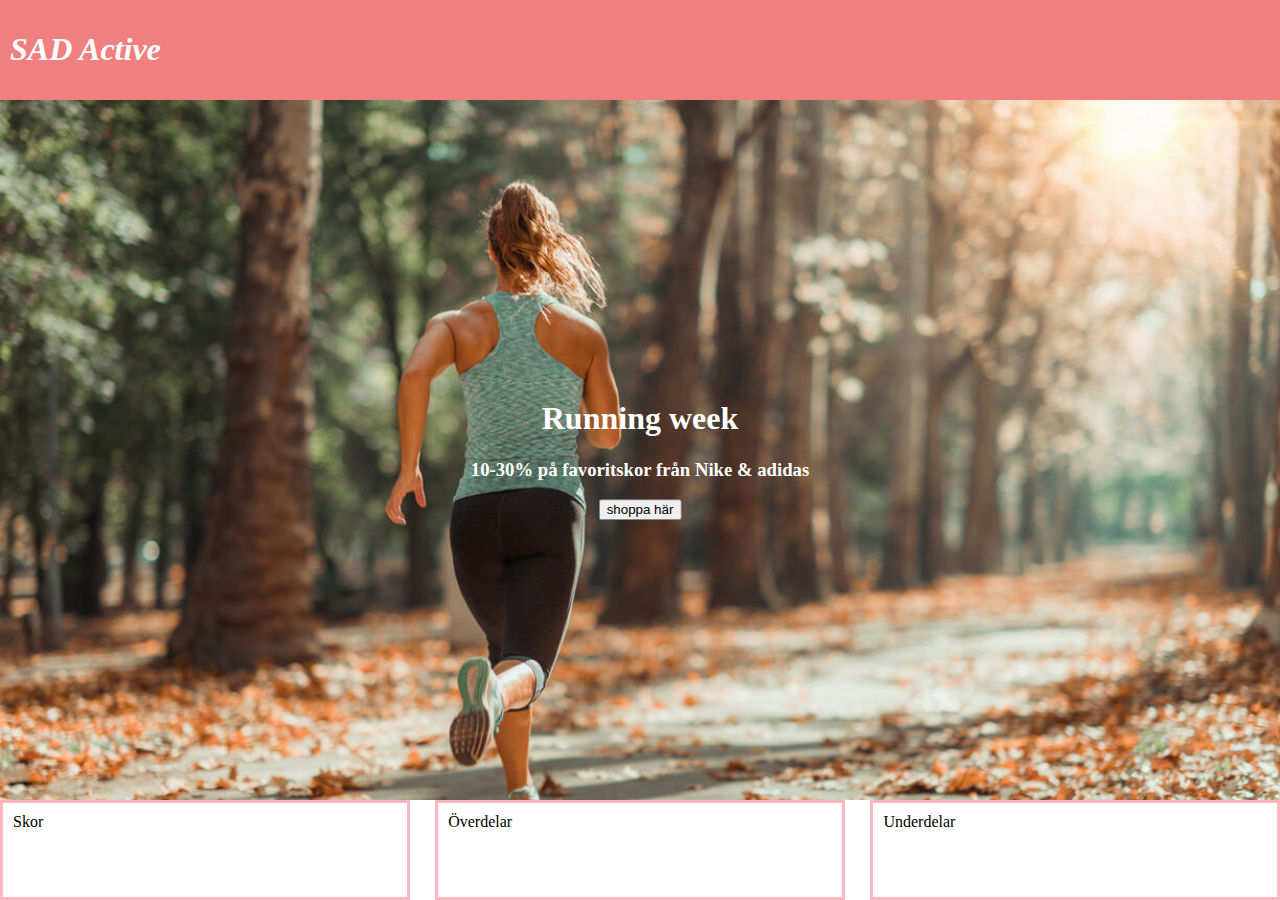
<file: index.html>
<!DOCTYPE html>
<html lang="en">
<head>
    <meta charset="UTF-8">
    <meta http-equiv="X-UA-Compatible" content="IE=edge">
    <meta name="viewport" content="width=device-width, initial-scale=1.0">
    <link rel="stylesheet" href="/css/style.css">
    <title>Document</title>
</head>
<body>
    <header>
        <h1>SAD Active</h1>

    </header>

     

        <div class="img">
            <div class="text">

                    <h1>Running week</h1>
                    <h3>10-30% på favoritskor från Nike & adidas</h3>
                    <button>shoppa här</button>
            </div>
            
        </div>

        <section class="container">
        
            <div class="item">Skor</div>
            <div class="item">Överdelar</div>
            <div class="item">Underdelar</div>

        </section>

    
</body>
</html>
</file>
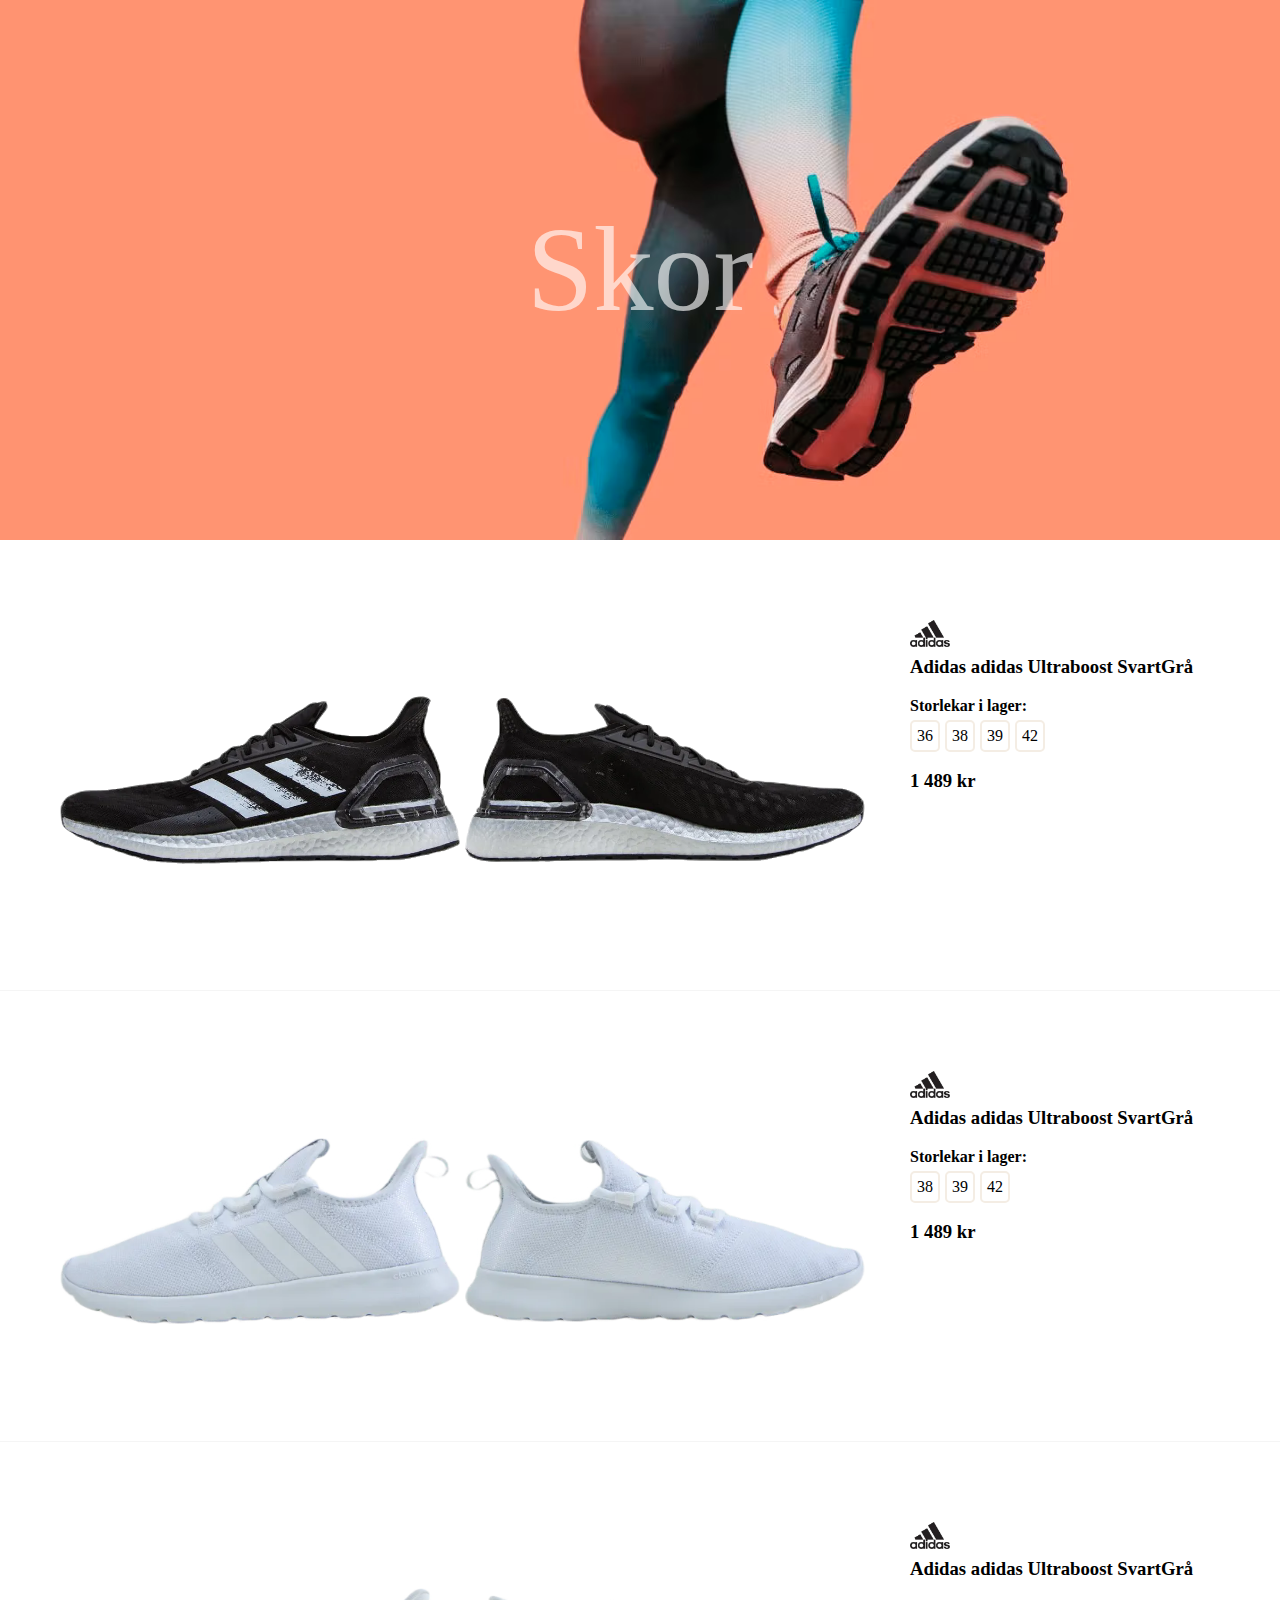
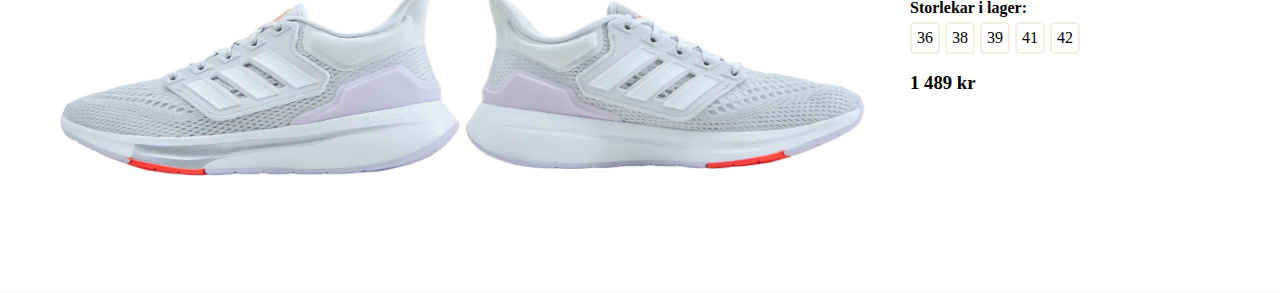
<file: kategorisida-skor.html>
<!DOCTYPE html>
<html lang="en">
<head>
    <meta charset="UTF-8">
    <meta http-equiv="X-UA-Compatible" content="IE=edge">
    <meta name="viewport" content="width=device-width, initial-scale=1.0">
    <link rel="preconnect" href="https://fonts.googleapis.com">
<link rel="preconnect" href="https://fonts.gstatic.com" crossorigin>
<link href="https://fonts.googleapis.com/css2?family=Righteous&display=swap" rel="stylesheet">
    <link rel="stylesheet" href="/css/common.css">
    <link rel="stylesheet" href="/css/kategorisida.css">
    <link rel="stylesheet" href="/css/kategorisida-skor.css">
    <title>Document</title>
</head>
<body>
    <header>

    </header>

    <main>
        
        <div class="heroCategory">
            <img src="./assets/product_group_sportsshoes.png" alt="">
            <div class="categoryTitle">Skor</div>
        </div>

        <div class="productCardInCategory">
            <div class="productInCatImg"> 
                    <img src="./produktbilder/skor/Ultraboost_Pb_Core_Black.webp" alt="">
                    <img src="./produktbilder/skor/Ultraboost_Pb_Core_Black2.webp" alt="">
                    <div class="heartMark"><img src="./assets/heart.png" alt=""></div> 
                    <!-- <div class="saleTag">sale</div> --> <!-- vänstra hörnet längst ner -->   
            </div>
            <div class="productInCatInfo">
                <div class="productLogo"><img src="./assets/adidas_logo_wbg.webp" alt=""></div>
                <div class="productTitleCat"><h3>Adidas adidas Ultraboost SvartGrå</h3></div>
                <div class="productSizeCat">
                    <strong>Storlekar i lager:</strong> 
                    <div class="sizeGroup">
                        <div class="sizeBox">36</div>
                        <div class="sizeBox">38</div>
                        <div class="sizeBox">39</div>
                        <div class="sizeBox">42</div>
                    </div>
                </div>
                <div class="productPriceCat"><h3>1 489 kr</h3></div>
            </div>
        </div>

        <div class="productCardInCategory">
            <div class="productInCatImg">
                    <img src="./produktbilder/skor/Cloudfoam_Pure_2.0.webp" alt="">
                    <img src="./produktbilder/skor/Cloudfoam_Pure_2.02.webp" alt="">
                    <div class="heartMark"><img src="./assets/heart.png" alt=""></div> 
                    <!-- <div class="saleTag">sale</div> --> <!-- vänstra hörnet längst ner -->
            </div>
            <div class="productInCatInfo">
                <div class="productLogo"><img src="./assets/adidas_logo_wbg.webp" alt=""></div>
                <div class="productTitleCat"><h3>Adidas adidas Ultraboost SvartGrå</h3></div>
                <div class="productSizeCat">
                    <strong>Storlekar i lager:</strong> 
                    <div class="sizeGroup">
                        <div class="sizeBox">38</div>
                        <div class="sizeBox">39</div>
                        <div class="sizeBox">42</div>
                    </div>
                </div>
                <div class="productPriceCat"><h3>1 489 kr</h3></div>
            </div>
        </div>

        <div class="productCardInCategory">
            <div class="productInCatImg"> 
                    <img src="./produktbilder/skor/Eq21_Run_Dash_Grey.webp" alt="">
                    <img src="./produktbilder/skor/Eq21_Run_Dash_Grey2.webp" alt="">
                    <div class="heartMark"><img src="./assets/heart.png" alt=""></div> 
                    <!-- <div class="saleTag">sale</div> --> <!-- vänstra hörnet längst ner -->
            </div>
            <div class="productInCatInfo">
                <div class="productLogo"><img src="./assets/adidas_logo_wbg.webp" alt=""></div>
                <div class="productTitleCat"><h3>Adidas adidas Ultraboost SvartGrå</h3></div>
                <div class="productSizeCat">
                    <strong>Storlekar i lager:</strong> 
                    <div class="sizeGroup">
                        <div class="sizeBox">36</div>
                        <div class="sizeBox">38</div>
                        <div class="sizeBox">39</div>
                        <div class="sizeBox">41</div>
                        <div class="sizeBox">42</div>
                    </div>
                </div>
                <div class="productPriceCat"><h3>1 489 kr</h3></div>
            </div>
        </div>

    </main>

    <footer></footer>
</body>
</html>
</file>
<file: css/style.css>
* {
    box-sizing: border-box;
}

body {
    margin: 0px;
}

header {
    background-color: lightcoral;
    padding: 10px;
    text-align: left;
    color: white;
    font-style: italic;
  }

/*.img {
    width: 100%;
    background-image: url("/assets/running3.webp");
    height: 0;
    padding-top: 60%;
    display: block;
    position: relative;
}

.text {
    
    max-height: 100%;
    display: block;
    object-fit: contain;
    object-position: center;
    width: 100%;
    height: 100%;
    position: absolute;
    top: 0;
    z-index: 1;
    transition: opacity 500ms cubic-bezier(0.4, 0, 0.2, 1);
    -webkite-box-reflect: none;
    color: transparent;
}*/

.img {
    background-image: url("/assets/running1.jpeg");
    background-color: #cccccc;
    height: 700px;
    background-position: center;
    background-repeat: no-repeat;
    background-size: cover;
    position: relative;
    display: flex;
    /*align-items: center;
     justify-content: center; */
}

.text {
    text-align: center;
    position: absolute;
    top: 50%;
    left: 50%;
    transform: translate(-50%, -50%);
    color: white;
}

.container {
    display: flex;
  }
  
  .item {
    flex-grow: 1;
    height: 100px;
    width: 320px;
    padding: 10px;
    border: 3px solid lightpink;
    margin: 0;
    position: relative;
  }

  .item + .item {
    margin-left: 2%;
  }
</file>
<file: css/common.css>
/* Footer */

footer {
    display: flex;
    flex-direction: column;
    position: relative;
    bottom: 0px;
    right: 0px;
    left: 0px;
}

.containerLogoFooter {
    margin-top: 30px;
    display: flex;
    width: 100%;
    font-family: 'Righteous', cursive;
    justify-content: center;
    color: rgb(255, 251, 247);
    font-size: 100px;
}

.containerLogoFooter h1 {
    margin: 0px;
}

.logoSad {
    display: flex;
    justify-content: flex-end;
}

.footerInfo {
    background-color: rgb(255, 251, 247);
    display: flex;
    justify-content: space-around;
    padding-bottom: 50px;
    padding-top: 30px;
}

h2 {
    color: rgba(0, 0, 0, 0.745);
}
</file>
<file: css/kategorisida.css>
* {
    box-sizing: border-box;
}

body {
    margin: 0px;
}

/* Hero */

.heroCategory {
    width: 100vw;
    max-height: 60vh;
    position: relative;
    text-align: center;
    color: rgba(255, 255, 255, 0.633);
    background-color: rgb(162, 146, 137);
    font-size: 120px;
}

.heroCategory img {
    width: 100%;
    max-height: 60vh;
    object-fit: contain;
}

.categoryTitle {
    position: absolute;
    top: 50%;
    left: 50%;
    transform: translate(-50%, -50%);
  }



  /* ProductCard */

  .productCardInCategory {
    display: flex;  
    gap: 30px;
    margin-top: 40px;
    padding-left: 40px;
    padding-right: 40px;
    border-bottom: 1px solid whitesmoke;
    padding-bottom: 10px;
  }

  .productInCatImg {
      position: relative;
      text-align: center;
      width: 70%;
      height: 400px;
      padding: 40px 20px 40px 20px;
      background-color: rgb(255, 255, 255);
      border-radius: 5px;
      display: flex;
      gap: 5px;
  }

  .productInCatImg img {
      width: 50%;
      object-fit: contain;
  }

  .heartMark {
    position: absolute;
    top: 8px;
    right: 16px;
    width: 5%;
  }

  .heartMark img {
      width: 100%;
      object-fit: contain;
  }


  .productInCatInfo {
      display: flex;
      flex-direction: column;
      justify-content: flex-start;
      padding-top: 40px;
  }

  .productPriceCat h3 {
      margin-bottom: 0px;
  }

  .productLogo {
      width: 40px;
  }

  .productLogo img {
      width: 100%;
      object-fit: contain;
  }

  .productTitleCat h3 {
      margin-top: 5px;
  }

  .sizeGroup {
      margin-top: 5px;
      display: flex;
      gap: 5px;
      flex-wrap: wrap;
  }

  .sizeBox {
    border: 2px solid rgb(244, 237, 228);;
    padding: 5px;
    border-radius: 5px;
  }


  @media screen and (max-width:1100px) {

    .productInCatImg img:nth-child(2) {
        display: none;
    }

    .productInCatImg img {
        width: 100%;
    }

    .heroCategory {
        background-color:white
    }

  }


  @media screen and (max-width: 800px) {
    .productInCatImg {
        justify-content: center;
        padding-top: 10px;
        padding-bottom: 10px;
        width: 100%;
    }
   
    .heartMark {
        width: 10%;
      }

      .productInCatInfo {
        padding-top: 20px;
    }

  }


  @media screen and (max-width: 700px) {

    .productInCatImg {
        height: 300px;
    }

  }


  @media screen and (max-width: 600px) {

    .heroCategory {
        font-size: 80px;
    }

    .productInCatImg {
        height: 300px;
    }

  }

  @media screen and (max-width: 550px) {

  }

  @media screen and (max-width: 500px) {

    /* .productInCatImg {
        height: 180px;
    } */

    h3 {
      font-size: 14px;
    }

    strong {
        font-size: 12px;
    }

  }

  @media screen and (max-width: 450px) {



    .productCardInCategory {
        padding-left: 20px;
        padding-right: 20px;
    }

  }

  @media screen and (max-width: 400px) {

    .productCardInCategory {
        padding-left: 10px;
        
    }

  }
</file>
<file: css/kategorisida-skor.css>
.heroCategory {
    background-color: rgb(255, 147, 113);
}

@media screen and (max-width:1100px) {

    .heroCategory {
        background-color:white
    }

  }
</file>
